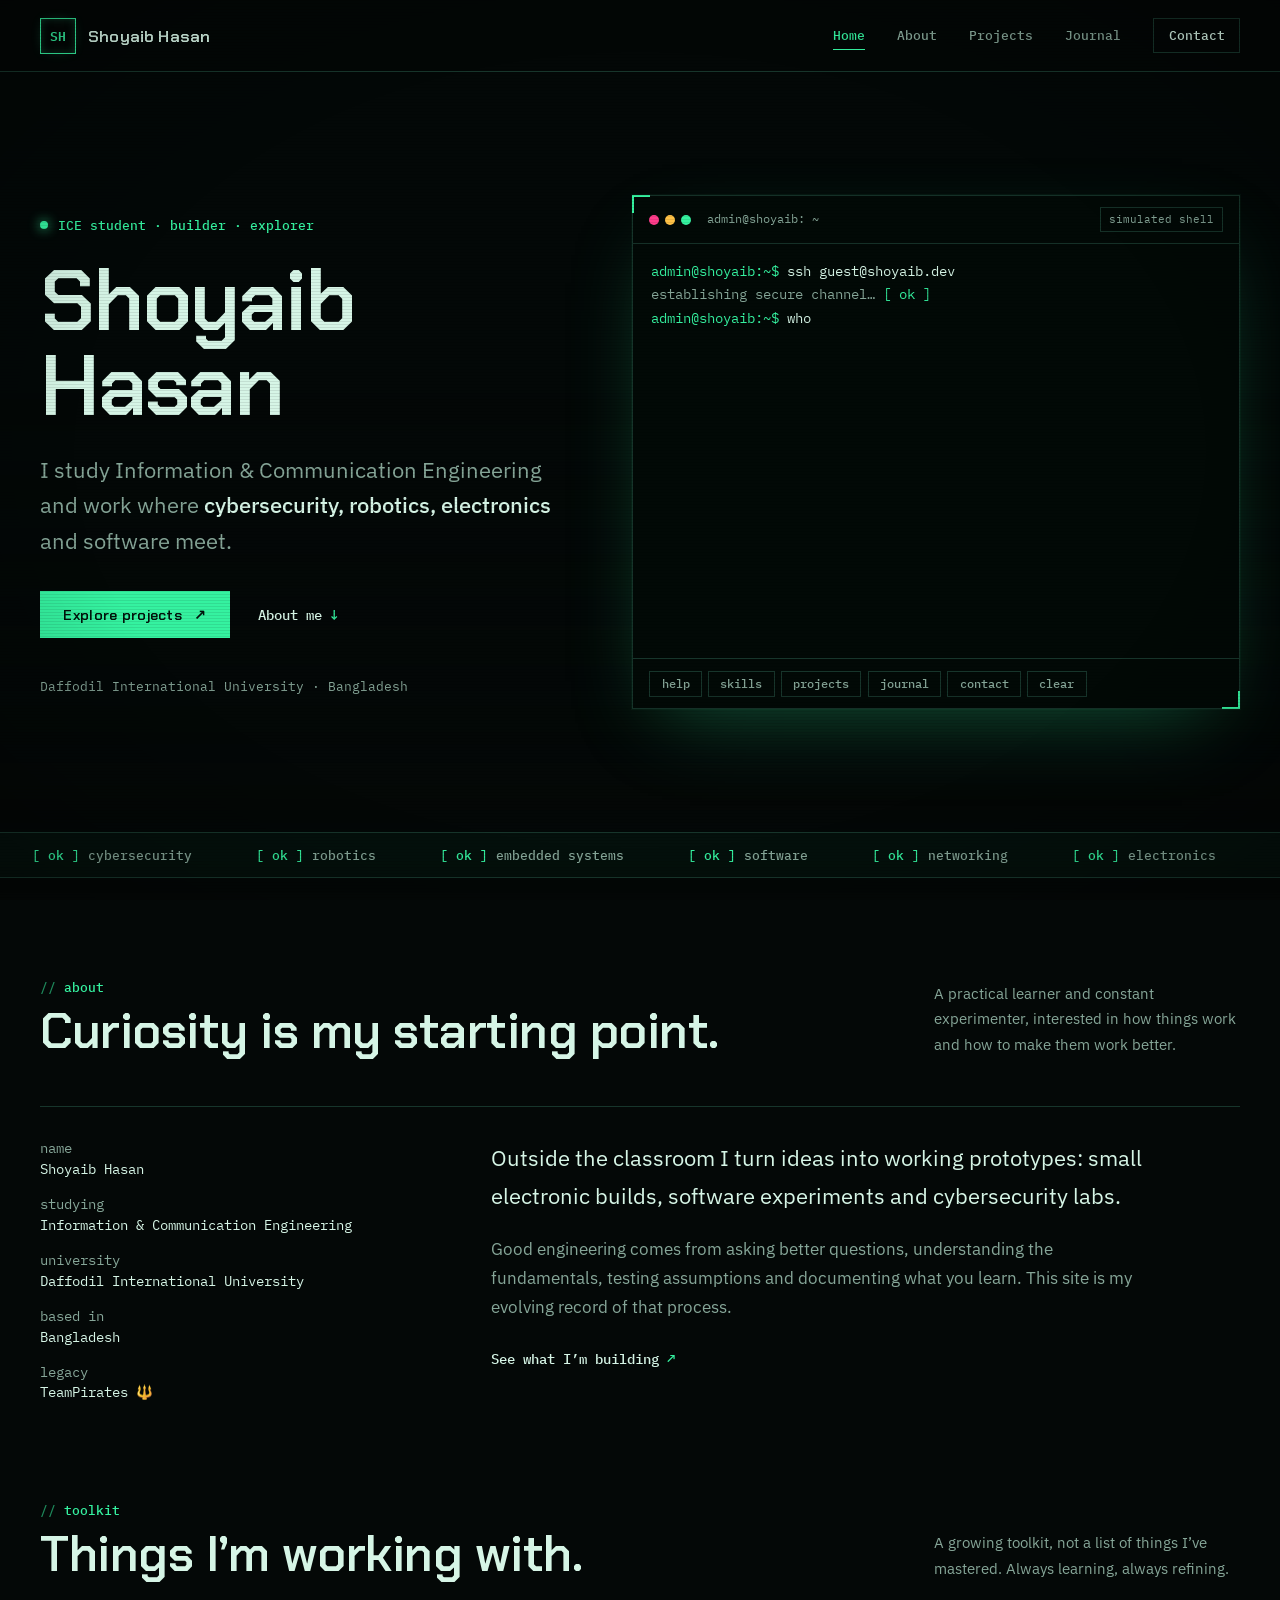
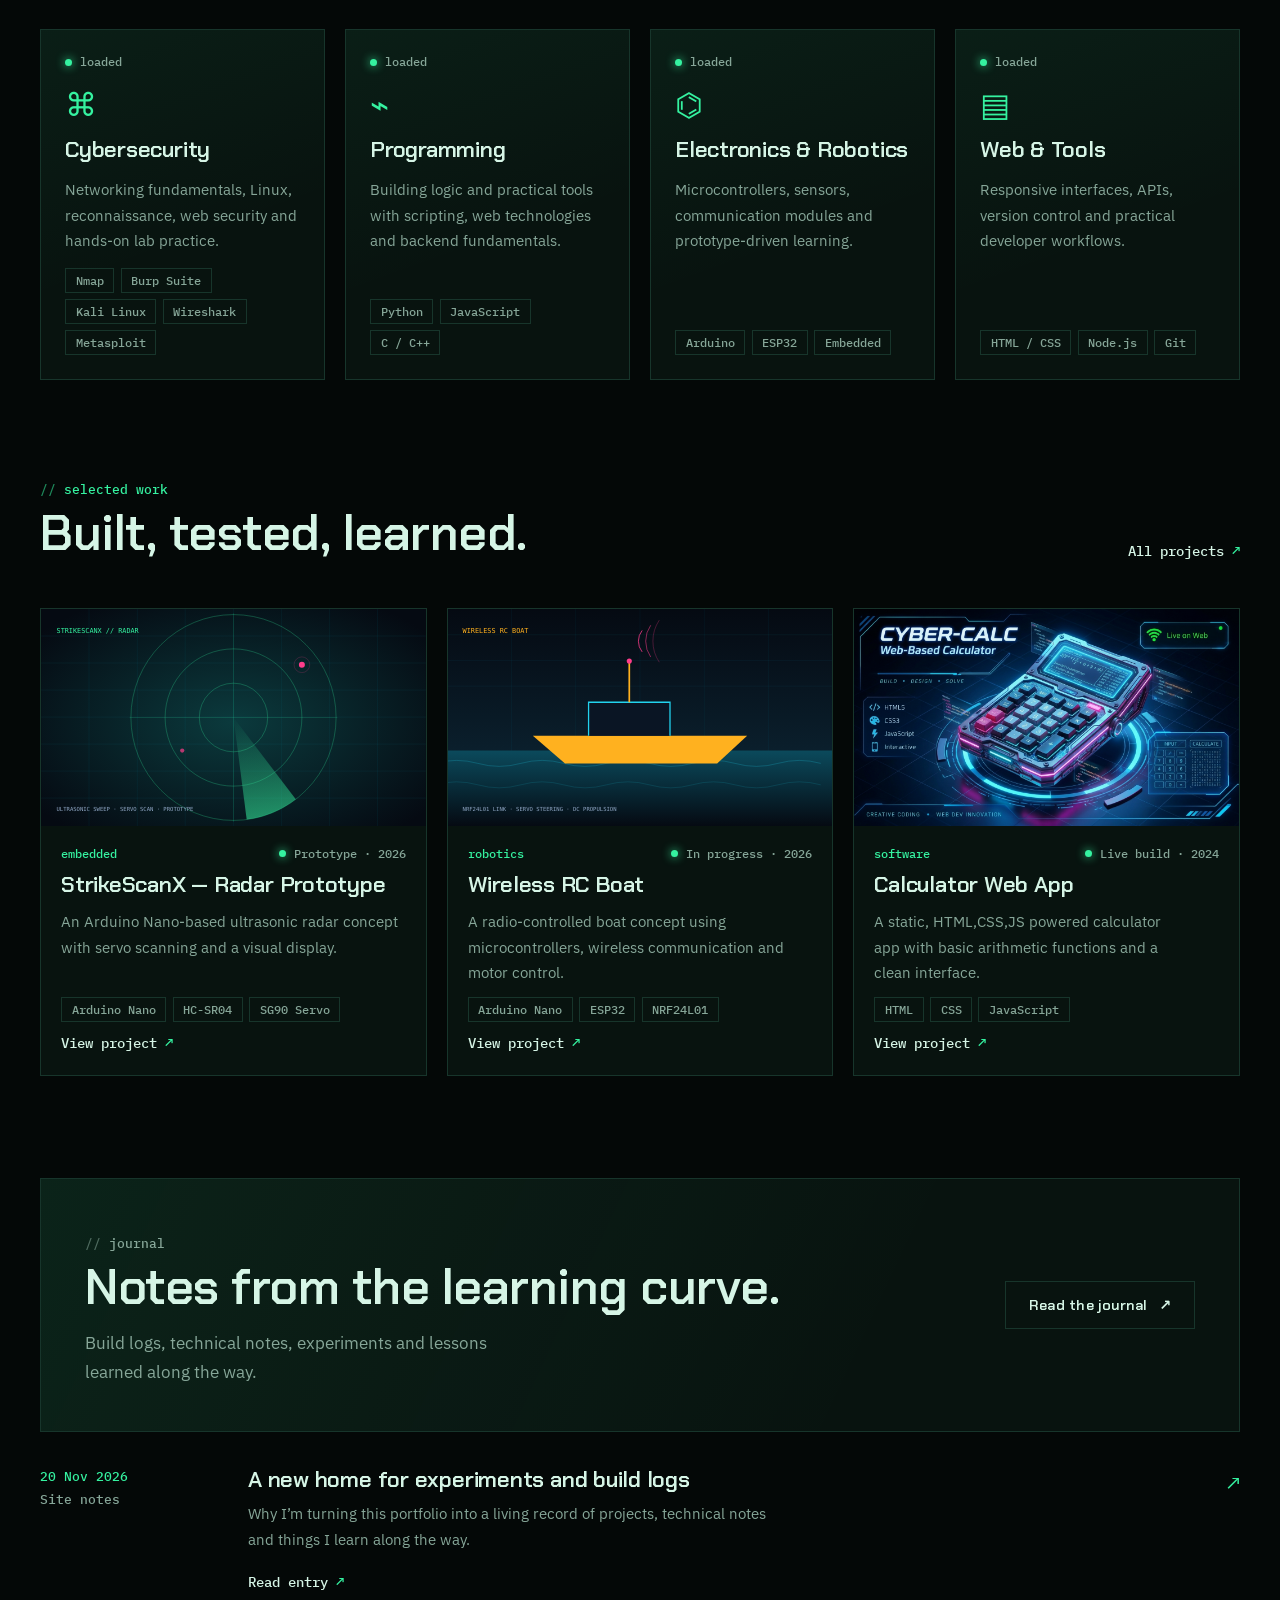
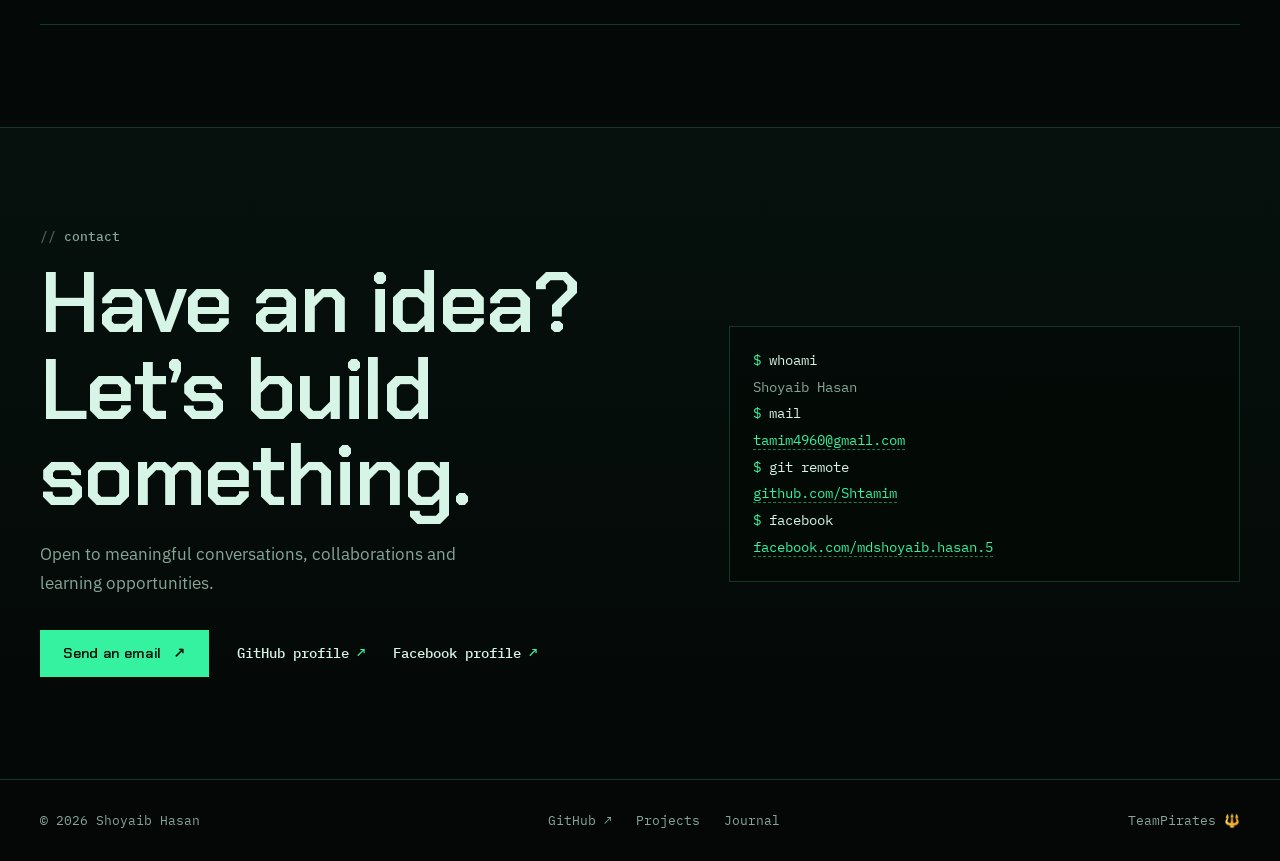
<file: index.html>
<!doctype html>
<html lang="en">
<head>
  <meta charset="utf-8">
  <meta name="viewport" content="width=device-width, initial-scale=1">
  <title>Shoyaib Hasan — Cybersecurity, robotics &amp; software</title>
  <meta name="description" content="Shoyaib Hasan — Information &amp; Communication Engineering student building at the intersection of cybersecurity, robotics, electronics and software.">
  <meta name="author" content="Shoyaib Hasan">
  <meta name="theme-color" content="#040807">
  <meta property="og:title" content="Shoyaib Hasan — Cybersecurity, robotics &amp; software">
  <meta property="og:description" content="ICE student, builder and explorer. Projects, build logs and lab notes.">
  <meta property="og:type" content="website">
  <link rel="icon" href="assets/images/favicon.svg" type="image/svg+xml">

  <link rel="preconnect" href="https://fonts.googleapis.com">
  <link rel="preconnect" href="https://fonts.gstatic.com" crossorigin>
  <link rel="stylesheet" href="https://fonts.googleapis.com/css2?family=Chakra+Petch:wght@500;600;700&family=IBM+Plex+Mono:wght@400;500&family=IBM+Plex+Sans:wght@400;500;600&display=swap">
  <link rel="stylesheet" href="assets/css/base.css">
  <link rel="stylesheet" href="assets/css/home.css">

  <script>document.documentElement.classList.add("js");</script>
  <script defer src="assets/js/data.js"></script>
  <script defer src="assets/js/main.js"></script>
  <script defer src="assets/js/fx.js"></script>
  <script defer src="assets/js/terminal.js"></script>

  <script type="application/ld+json">
  {
    "@context": "https://schema.org",
    "@type": "Person",
    "name": "Shoyaib Hasan",
    "url": "https://github.com/Shtamim",
    "jobTitle": "Information & Communication Engineering student",
    "alumniOf": "Daffodil International University",
    "knowsAbout": ["Cybersecurity", "Robotics", "Embedded systems", "Software development"]
  }
  </script>
</head>

<body data-theme="cyber" data-page="home" data-nav="home" data-fx="rain">
  <a class="skip-link" href="#main">Skip to content</a>
  <header class="site-header" id="site-header">
    <noscript><div class="wrap"><a class="brand" href="index.html"><span class="brand__mark">SH</span><span class="brand__name">Shoyaib Hasan</span></a></div></noscript>
  </header>

  <main id="main">
    <!-- ================= HERO: the terminal ================= -->
    <section class="hero wrap">
      <div class="hero__copy">
        <p class="status reveal" style="--i:0"><span class="status__dot"></span>ICE student · builder · explorer</p>
        <h1 class="glitch reveal" style="--i:1" data-text="Shoyaib&#10;Hasan">Shoyaib<br>Hasan</h1>
        <p class="hero__lead reveal" style="--i:2">
          I study Information &amp; Communication Engineering and work where
          <strong>cybersecurity, robotics, electronics</strong> and software meet.
        </p>
        <div class="hero__actions reveal" style="--i:3">
          <a class="btn btn--primary" href="projects.html">Explore projects <span aria-hidden="true">↗</span></a>
          <a class="link-arrow" href="#about">About me <span aria-hidden="true">↓</span></a>
        </div>
        <p class="hero__meta reveal" style="--i:4">Daffodil International University · Bangladesh</p>
      </div>

      <div class="hero__terminal reveal" style="--i:2">
        <div class="term" id="terminal">
          <div class="term__bar">
            <span class="term__dots" aria-hidden="true"><i></i><i></i><i></i></span>
            <span class="term__title">admin@shoyaib: ~</span>
            <span class="term__badge">simulated shell</span>
          </div>
          <div class="term__body">
            <div class="term__output" role="log" aria-live="polite"></div>
            <form class="term__form" autocomplete="off" hidden>
              <label class="term__prompt" for="term-input">admin@shoyaib:~$</label>
              <input class="term__input" id="term-input" type="text" spellcheck="false" autocapitalize="off" autocomplete="off" aria-label="Terminal command">
            </form>
          </div>
          <div class="term__chips" aria-label="Quick commands">
            <button type="button" data-cmd="help">help</button>
            <button type="button" data-cmd="skills">skills</button>
            <button type="button" data-cmd="projects">projects</button>
            <button type="button" data-cmd="journal">journal</button>
            <button type="button" data-cmd="contact">contact</button>
            <button type="button" data-cmd="clear">clear</button>
          </div>
        </div>
        <noscript><p class="hero__meta">The interactive terminal needs JavaScript. Use the menu above to browse the site.</p></noscript>
      </div>
    </section>

    <!-- ================= TICKER ================= -->
    <div class="ticker" aria-hidden="true">
      <div class="ticker__track">
        <span>cybersecurity</span><span>robotics</span><span>embedded systems</span><span>software</span>
        <span>networking</span><span>electronics</span><span>linux</span><span>prototyping</span>
        <span>cybersecurity</span><span>robotics</span><span>embedded systems</span><span>software</span>
        <span>networking</span><span>electronics</span><span>linux</span><span>prototyping</span>
      </div>
    </div>

    <!-- ================= ABOUT ================= -->
    <section class="section wrap" id="about">
      <div class="section__head">
        <div>
          <p class="kicker">about</p>
          <h2 class="section__title">Curiosity is my starting point.</h2>
        </div>
        <p class="section__aside">A practical learner and constant experimenter, interested in how things work and how to make them work better.</p>
      </div>
      <div class="about">
        <dl class="facts">
          <div><dt>name</dt><dd>Shoyaib Hasan</dd></div>
          <div><dt>studying</dt><dd>Information &amp; Communication Engineering</dd></div>
          <div><dt>university</dt><dd>Daffodil International University</dd></div>
          <div><dt>based in</dt><dd>Bangladesh</dd></div>
          <div><dt>legacy</dt><dd>TeamPirates 🔱</dd></div>
        </dl>
        <div>
          <p class="about__lead">
            Outside the classroom I turn ideas into working prototypes: small electronic builds,
            software experiments and cybersecurity labs.
          </p>
          <p class="about__text">
            Good engineering comes from asking better questions, understanding the fundamentals,
            testing assumptions and documenting what you learn. This site is my evolving record of that process.
          </p>
          <a class="link-arrow" href="projects.html">See what I’m building <span aria-hidden="true">↗</span></a>
        </div>
      </div>
    </section>

    <!-- ================= TOOLKIT ================= -->
    <section class="section section--tight-top wrap" id="stack">
      <div class="section__head">
        <div>
          <p class="kicker">toolkit</p>
          <h2 class="section__title">Things I’m working with.</h2>
        </div>
        <p class="section__aside">A growing toolkit, not a list of things I’ve mastered. Always learning, always refining.</p>
      </div>
      <div class="module-grid" id="skills-grid"></div>
    </section>

    <!-- ================= SELECTED WORK ================= -->
    <section class="section section--tight-top wrap">
      <div class="section__head">
        <div>
          <p class="kicker">selected work</p>
          <h2 class="section__title">Built, tested, learned.</h2>
        </div>
        <a class="link-arrow" href="projects.html">All projects <span aria-hidden="true">↗</span></a>
      </div>
      <div class="project-grid" id="featured-projects"></div>
    </section>

    <!-- ================= JOURNAL PREVIEW ================= -->
    <section class="section section--tight-top wrap">
      <div class="journal-band">
        <div>
          <p class="kicker">journal</p>
          <h2 class="section__title">Notes from the learning curve.</h2>
          <p>Build logs, technical notes, experiments and lessons learned along the way.</p>
        </div>
        <a class="btn btn--ghost" href="journal.html">Read the journal <span aria-hidden="true">↗</span></a>
      </div>
      <div class="latest-post" id="latest-post"></div>
    </section>

    <!-- ================= CONTACT ================= -->
    <section class="section contact" id="contact">
      <div class="wrap contact__inner">
        <div>
          <p class="kicker">contact</p>
          <h2>Have an idea? Let’s build something.</h2>
          <p>Open to meaningful conversations, collaborations and learning opportunities.</p>
          <div class="contact__actions">
            <a class="btn btn--primary" id="contact-mail" href="mailto:tamim4960@gmail.com">Send an email <span aria-hidden="true">↗</span></a>
            <a class="link-arrow" data-github href="https://github.com/Shtamim" target="_blank" rel="noreferrer">GitHub profile <span aria-hidden="true">↗</span></a>
            <a class="link-arrow" href="https://www.facebook.com/mdshoyaib.hasan.5" target="_blank" rel="noopener noreferrer">Facebook profile <span aria-hidden="true">↗</span></a>
          </div>
        </div>
        <div class="contact__card" aria-label="Contact details">
          <div><span class="t-prompt">$</span>whoami</div>
          <div class="t-dim">Shoyaib Hasan</div>
          <div><span class="t-prompt">$</span>mail</div>
          <div><a id="contact-mail-text" href="mailto:tamim4960@gmail.com">tamim4960@gmail.com</a></div>
          <div><span class="t-prompt">$</span>git remote</div>
          <div><a data-github href="https://github.com/Shtamim" target="_blank" rel="noreferrer">github.com/Shtamim</a></div>
          <div><span class="t-prompt">$</span>facebook</div>
          <div><a href="https://www.facebook.com/mdshoyaib.hasan.5" target="_blank" rel="noopener noreferrer">facebook.com/mdshoyaib.hasan.5</a></div>
        </div>
      </div>
    </section>
  </main>

  <footer class="site-footer" id="site-footer"></footer>
</body>
</html>
</file>
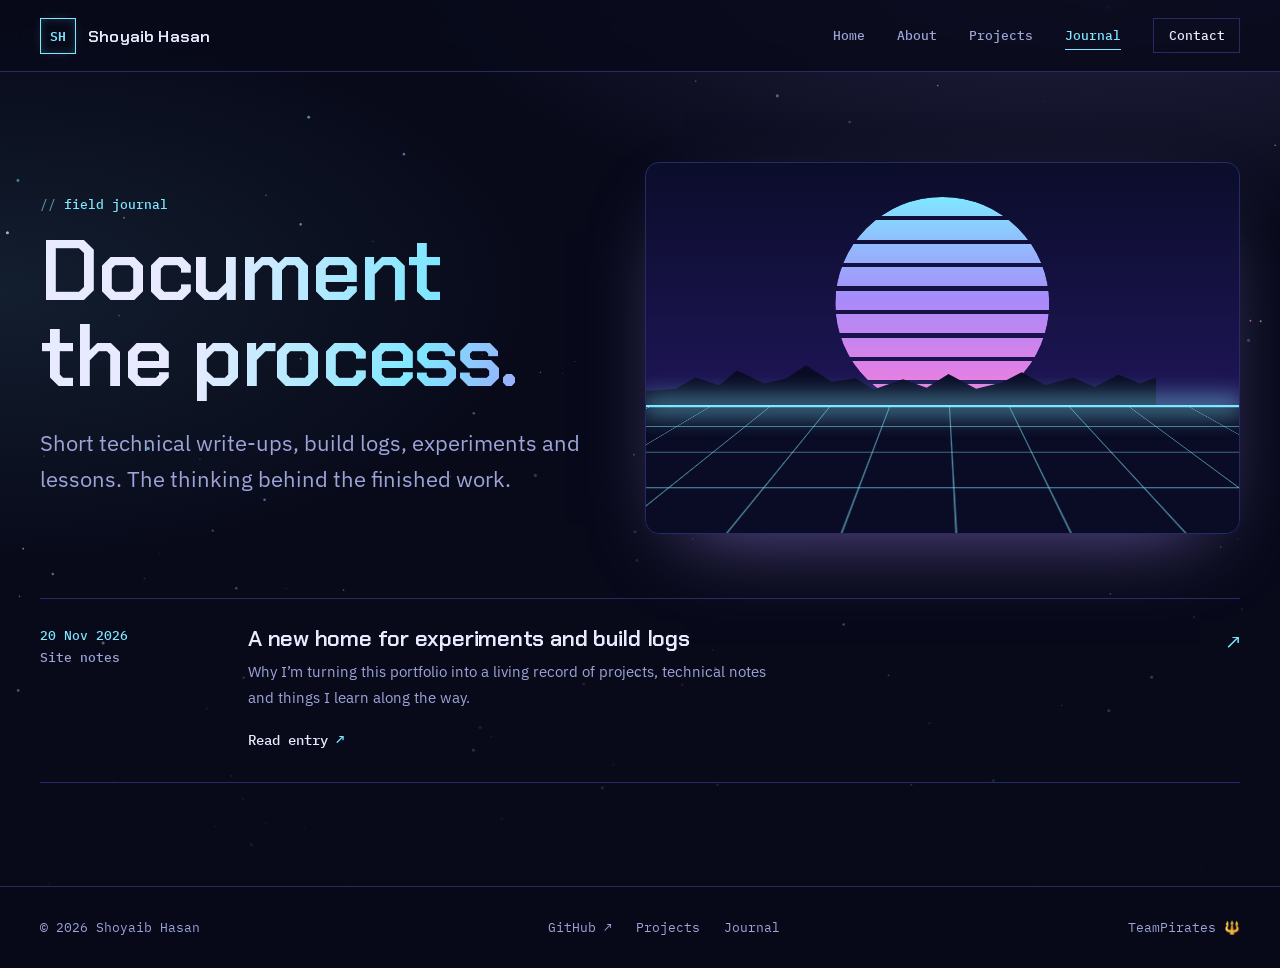
<file: journal.html>
<!doctype html>
<html lang="en">
<head>
  <meta charset="utf-8">
  <meta name="viewport" content="width=device-width, initial-scale=1">
  <title>Journal — Shoyaib Hasan</title>
  <meta name="description" content="Technical notes, build logs and lessons from Shoyaib Hasan.">
  <meta name="author" content="Shoyaib Hasan">
  <meta name="theme-color" content="#080a1a">
  <link rel="icon" href="assets/images/favicon.svg" type="image/svg+xml">

  <link rel="preconnect" href="https://fonts.googleapis.com">
  <link rel="preconnect" href="https://fonts.gstatic.com" crossorigin>
  <link rel="stylesheet" href="https://fonts.googleapis.com/css2?family=Chakra+Petch:wght@500;600;700&family=IBM+Plex+Mono:wght@400;500&family=IBM+Plex+Sans:wght@400;500;600&display=swap">
  <link rel="stylesheet" href="assets/css/base.css">
  <link rel="stylesheet" href="assets/css/journal.css">

  <script>document.documentElement.classList.add("js");</script>
  <script defer src="assets/js/data.js"></script>
  <script defer src="assets/js/main.js"></script>
  <script defer src="assets/js/fx.js"></script>
</head>

<body data-theme="cool" data-page="journal" data-nav="journal" data-fx="stars">
  <a class="skip-link" href="#main">Skip to content</a>
  <header class="site-header" id="site-header">
    <noscript><div class="wrap"><a class="brand" href="index.html"><span class="brand__mark">SH</span><span class="brand__name">Shoyaib Hasan</span></a></div></noscript>
  </header>

  <main id="main">
    <!-- ================= HERO ================= -->
    <section class="journal-hero wrap">
      <div class="journal-hero__copy">
        <p class="kicker reveal" style="--i:0">field journal</p>
        <h1 class="reveal" style="--i:1">Document the process.</h1>
        <p class="journal-hero__lead reveal" style="--i:2">
          Short technical write-ups, build logs, experiments and lessons.
          The thinking behind the finished work.
        </p>
      </div>

      <!-- Synthwave scene: pure CSS + one SVG skyline -->
      <div class="scene reveal" style="--i:2" aria-hidden="true">
        <div class="scene__sun"></div>
        <svg class="scene__skyline" viewBox="0 0 600 120" preserveAspectRatio="none">
          <path d="M0 120V84l30-6 20-26 24 18 18-34 28 30 22-12 20-30 26 38 24-8 18 26 30-24 24 20 22-32 28 34 26-14 20-24 24 30 28-18 22 22 24-28 22 20 16-14V120Z"/>
        </svg>
        <div class="scene__floor"></div>
      </div>
    </section>

    <!-- ================= POSTS ================= -->
    <section class="section section--tight-top wrap">
      <div class="journal-list" id="all-posts"></div>
    </section>
  </main>

  <footer class="site-footer" id="site-footer"></footer>
</body>
</html>
</file>
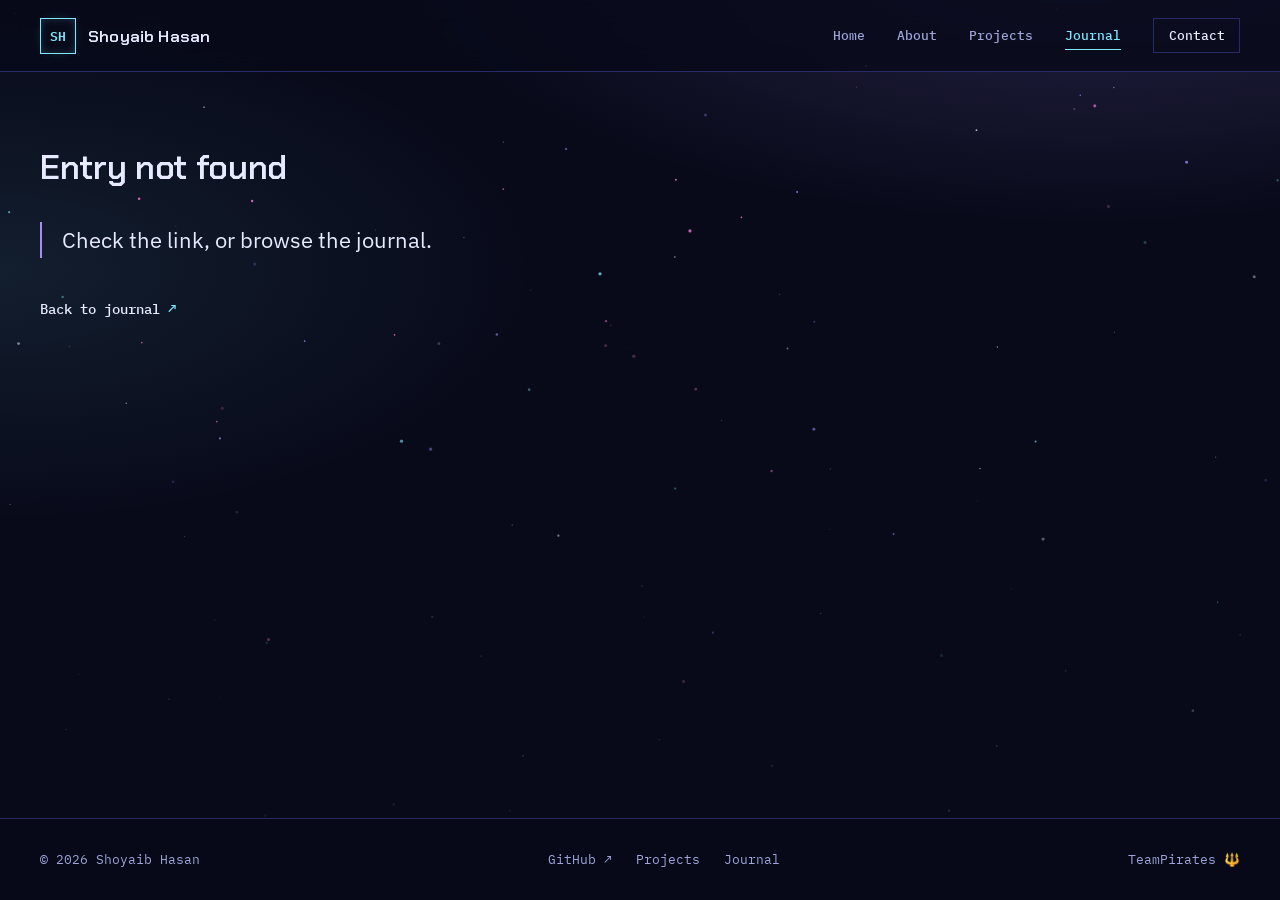
<file: post.html>
<!doctype html>
<html lang="en">
<head>
  <meta charset="utf-8">
  <meta name="viewport" content="width=device-width, initial-scale=1">
  <title>Journal — Shoyaib Hasan</title>
  <meta name="author" content="Shoyaib Hasan">
  <meta name="theme-color" content="#080a1a">
  <link rel="icon" href="assets/images/favicon.svg" type="image/svg+xml">

  <link rel="preconnect" href="https://fonts.googleapis.com">
  <link rel="preconnect" href="https://fonts.gstatic.com" crossorigin>
  <link rel="stylesheet" href="https://fonts.googleapis.com/css2?family=Chakra+Petch:wght@500;600;700&family=IBM+Plex+Mono:wght@400;500&family=IBM+Plex+Sans:wght@400;500;600&display=swap">
  <link rel="stylesheet" href="assets/css/base.css">
  <link rel="stylesheet" href="assets/css/journal.css">

  <script>document.documentElement.classList.add("js");</script>
  <script defer src="assets/js/data.js"></script>
  <script defer src="assets/js/main.js"></script>
  <script defer src="assets/js/fx.js"></script>
</head>

<body data-theme="cool" data-page="post" data-nav="journal" data-fx="stars">
  <a class="skip-link" href="#main">Skip to content</a>
  <div class="read-progress" id="read-progress" aria-hidden="true"></div>
  <header class="site-header" id="site-header">
    <noscript><div class="wrap"><a class="brand" href="index.html"><span class="brand__mark">SH</span><span class="brand__name">Shoyaib Hasan</span></a></div></noscript>
  </header>

  <main id="main">
    <div class="wrap detail" id="post-detail"></div>
  </main>

  <footer class="site-footer" id="site-footer"></footer>
</body>
</html>
</file>
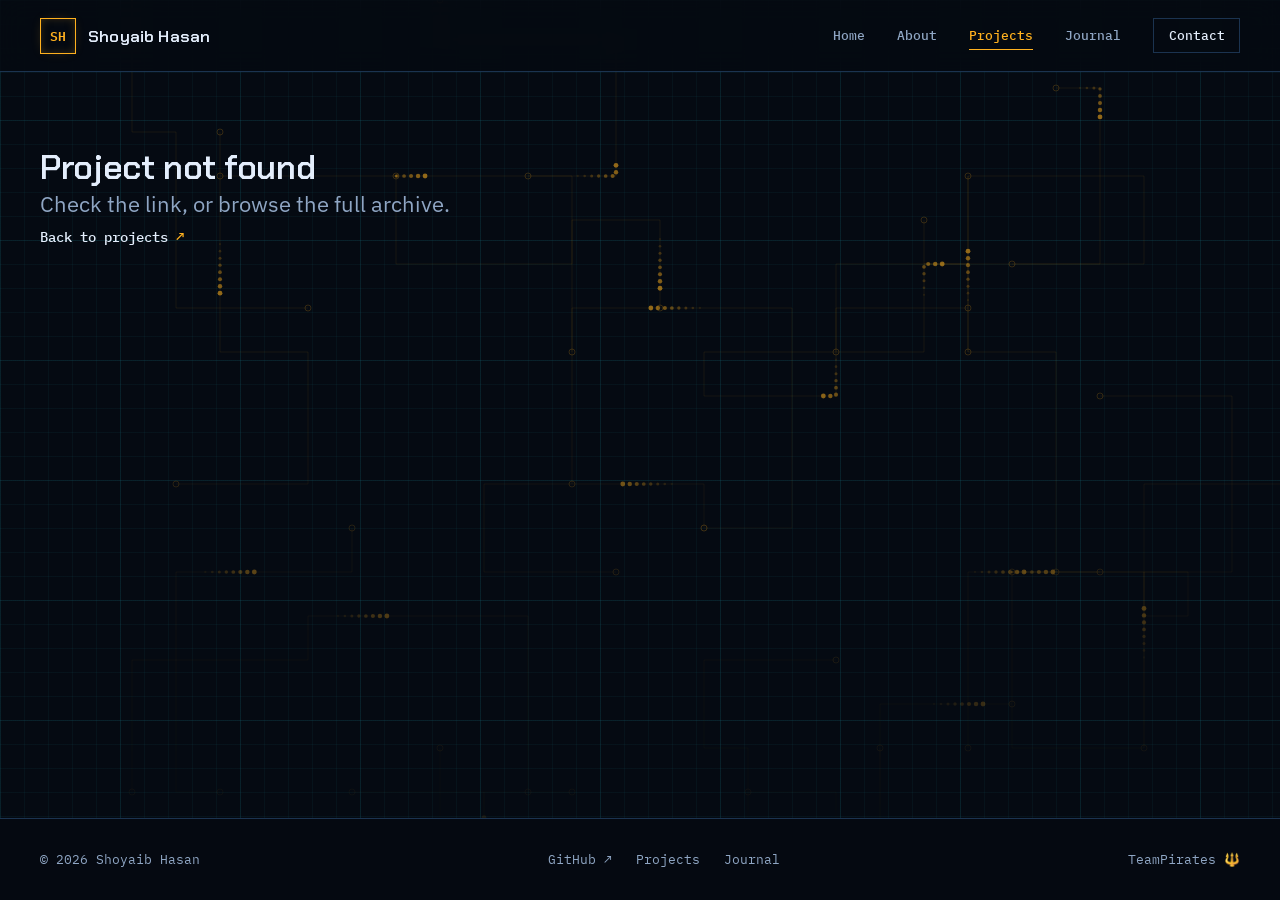
<file: project.html>
<!doctype html>
<html lang="en">
<head>
  <meta charset="utf-8">
  <meta name="viewport" content="width=device-width, initial-scale=1">
  <title>Project — Shoyaib Hasan</title>
  <meta name="author" content="Shoyaib Hasan">
  <meta name="theme-color" content="#050a12">
  <link rel="icon" href="assets/images/favicon.svg" type="image/svg+xml">

  <link rel="preconnect" href="https://fonts.googleapis.com">
  <link rel="preconnect" href="https://fonts.gstatic.com" crossorigin>
  <link rel="stylesheet" href="https://fonts.googleapis.com/css2?family=Chakra+Petch:wght@500;600;700&family=IBM+Plex+Mono:wght@400;500&family=IBM+Plex+Sans:wght@400;500;600&display=swap">
  <link rel="stylesheet" href="assets/css/base.css">
  <link rel="stylesheet" href="assets/css/projects.css">

  <script>document.documentElement.classList.add("js");</script>
  <script defer src="assets/js/data.js"></script>
  <script defer src="assets/js/main.js"></script>
  <script defer src="assets/js/fx.js"></script>
</head>

<body data-theme="robotics" data-page="project" data-nav="projects" data-fx="circuit">
  <a class="skip-link" href="#main">Skip to content</a>
  <header class="site-header" id="site-header">
    <noscript><div class="wrap"><a class="brand" href="index.html"><span class="brand__mark">SH</span><span class="brand__name">Shoyaib Hasan</span></a></div></noscript>
  </header>

  <main id="main">
    <div class="wrap detail" id="project-detail"></div>
  </main>

  <footer class="site-footer" id="site-footer"></footer>
</body>
</html>
</file>
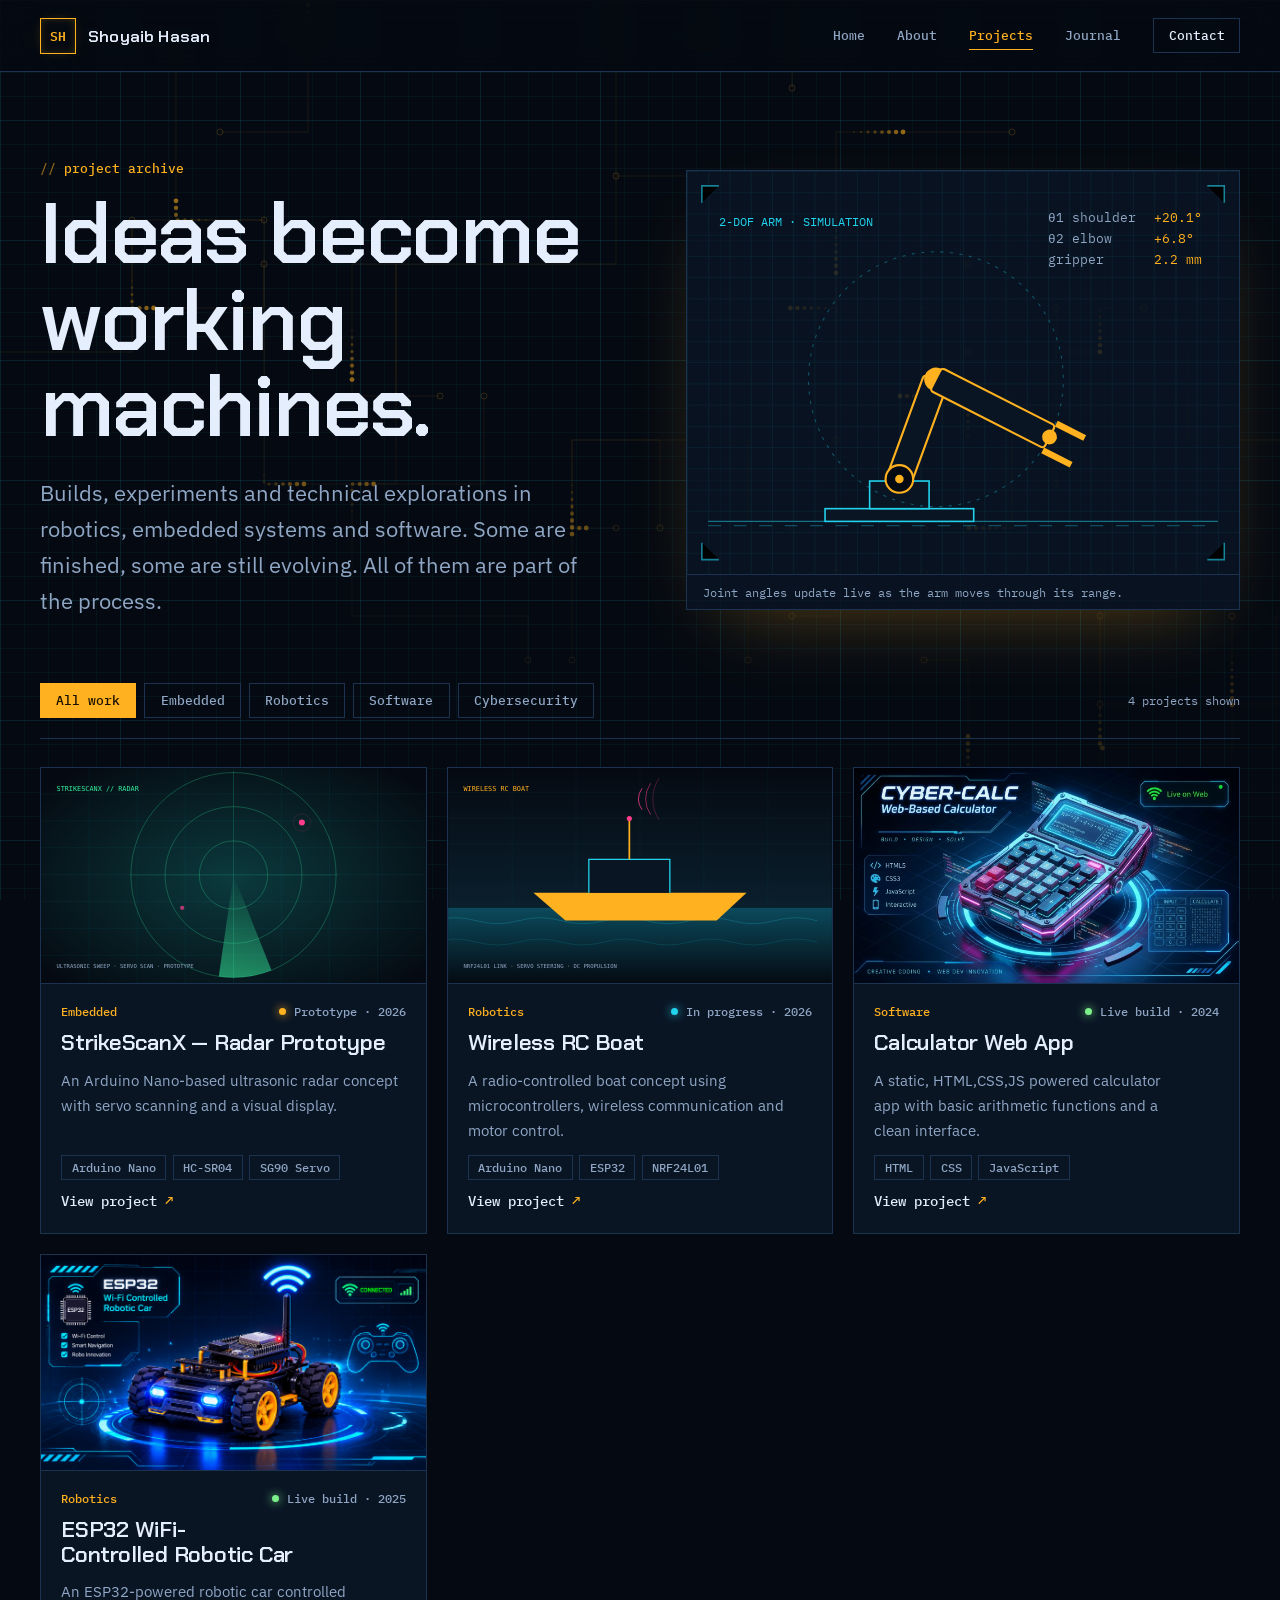
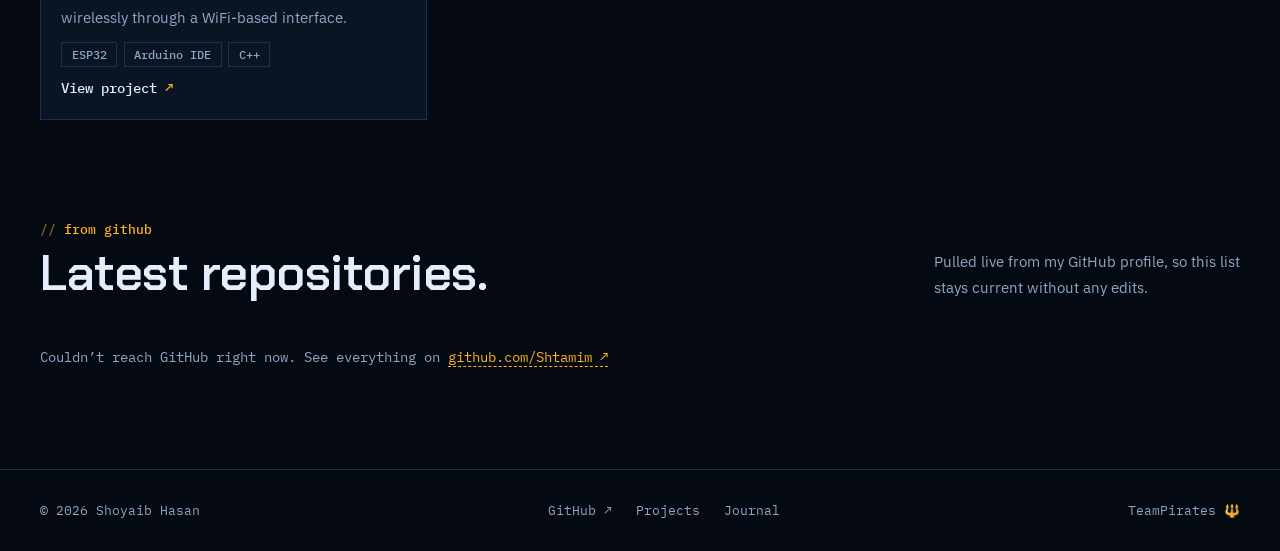
<file: projects.html>
<!doctype html>
<html lang="en">
<head>
  <meta charset="utf-8">
  <meta name="viewport" content="width=device-width, initial-scale=1">
  <title>Projects — Shoyaib Hasan</title>
  <meta name="description" content="Robotics, embedded and software projects built by Shoyaib Hasan.">
  <meta name="author" content="Shoyaib Hasan">
  <meta name="theme-color" content="#050a12">
  <link rel="icon" href="assets/images/favicon.svg" type="image/svg+xml">

  <link rel="preconnect" href="https://fonts.googleapis.com">
  <link rel="preconnect" href="https://fonts.gstatic.com" crossorigin>
  <link rel="stylesheet" href="https://fonts.googleapis.com/css2?family=Chakra+Petch:wght@500;600;700&family=IBM+Plex+Mono:wght@400;500&family=IBM+Plex+Sans:wght@400;500;600&display=swap">
  <link rel="stylesheet" href="assets/css/base.css">
  <link rel="stylesheet" href="assets/css/projects.css">

  <script>document.documentElement.classList.add("js");</script>
  <script defer src="assets/js/data.js"></script>
  <script defer src="assets/js/main.js"></script>
  <script defer src="assets/js/fx.js"></script>
</head>

<body data-theme="robotics" data-page="projects" data-nav="projects" data-fx="circuit">
  <a class="skip-link" href="#main">Skip to content</a>
  <header class="site-header" id="site-header">
    <noscript><div class="wrap"><a class="brand" href="index.html"><span class="brand__mark">SH</span><span class="brand__name">Shoyaib Hasan</span></a></div></noscript>
  </header>

  <main id="main">
    <!-- ================= HERO ================= -->
    <section class="page-hero wrap">
      <div class="page-hero__copy">
        <p class="kicker reveal" style="--i:0">project archive</p>
        <h1 class="reveal" style="--i:1">Ideas become working machines.</h1>
        <p class="page-hero__lead reveal" style="--i:2">
          Builds, experiments and technical explorations in robotics, embedded systems and software.
          Some are finished, some are still evolving. All of them are part of the process.
        </p>
      </div>

      <!-- Two-link robot arm, animated live by fx.js -->
      <figure class="blueprint reveal" style="--i:2">
        <svg id="arm" viewBox="0 0 520 380" role="img" aria-label="Animated blueprint of a two-joint robot arm moving through its range of motion">
          <defs>
            <pattern id="bp-grid" width="20" height="20" patternUnits="userSpaceOnUse">
              <path d="M20 0H0V20" fill="none" stroke="var(--accent-2)" stroke-opacity=".12"/>
            </pattern>
          </defs>
          <rect width="520" height="380" fill="url(#bp-grid)"/>

          <!-- corner crosshairs -->
          <g stroke="var(--accent-2)" stroke-opacity=".6" stroke-width="1.5">
            <path d="M14 30V14H30M490 14H506V30M14 350V366H30M490 366H506V350"/>
          </g>

          <!-- floor + base -->
          <path d="M20 330H500" stroke="var(--accent-2)" stroke-opacity=".5"/>
          <path d="M20 334h12M44 334h12M68 334h12M92 334h12M116 334h12M140 334h12M164 334h12M188 334h12M212 334h12M236 334h12M260 334h12M284 334h12M308 334h12M332 334h12M356 334h12M380 334h12M404 334h12M428 334h12M452 334h12M476 334h12" stroke="var(--accent-2)" stroke-opacity=".3"/>
          <g fill="#0a1524" stroke="var(--accent-2)" stroke-width="1.5">
            <rect x="130" y="318" width="140" height="12"/>
            <rect x="172" y="292" width="56" height="26"/>
          </g>

          <!-- shoulder → upper arm → elbow → forearm → gripper (nested so joints inherit rotation) -->
          <g id="arm-upper" fill="#0a1524" stroke="var(--accent)" stroke-width="2">
            <rect x="188" y="190" width="24" height="100" rx="3"/>
            <circle cx="200" cy="190" r="11" fill="var(--accent)" stroke="none"/>
            <g id="arm-fore">
              <circle cx="200" cy="190" r="120" fill="none" stroke="var(--accent-2)" stroke-opacity=".35" stroke-dasharray="3 6" stroke-width="1"/>
              <rect x="200" y="178" width="120" height="24" rx="3"/>
              <circle cx="320" cy="190" r="7" fill="var(--accent)" stroke="none"/>
              <g fill="var(--accent)" stroke="none">
                <rect id="grip-a" x="320" y="174" width="30" height="6"/>
                <rect id="grip-b" x="320" y="200" width="30" height="6"/>
              </g>
            </g>
          </g>
          <circle cx="200" cy="290" r="13" fill="var(--bg)" stroke="var(--accent)" stroke-width="2"/>
          <circle cx="200" cy="290" r="4" fill="var(--accent)"/>

          <!-- live joint read-out -->
          <g font-family="IBM Plex Mono, monospace" font-size="12" fill="var(--text-dim)">
            <text x="340" y="48">θ1 shoulder</text><text id="read-a1" x="440" y="48" fill="var(--accent)">+0.0°</text>
            <text x="340" y="68">θ2 elbow</text><text id="read-a2" x="440" y="68" fill="var(--accent)">+0.0°</text>
            <text x="340" y="88">gripper</text><text id="read-g" x="440" y="88" fill="var(--accent)">0.0 mm</text>
          </g>
          <text x="30" y="52" font-family="IBM Plex Mono, monospace" font-size="11" fill="var(--accent-2)">2-DOF ARM · SIMULATION</text>
        </svg>
        <figcaption>Joint angles update live as the arm moves through its range.</figcaption>
      </figure>
    </section>

    <!-- ================= ARCHIVE ================= -->
    <section class="section section--tight-top wrap">
      <div class="toolbar">
        <div class="filters" id="project-filters" role="group" aria-label="Filter projects by category">
          <button class="filter" type="button" data-filter="all" aria-pressed="true">All work</button>
          <button class="filter" type="button" data-filter="embedded" aria-pressed="false">Embedded</button>
          <button class="filter" type="button" data-filter="robotics" aria-pressed="false">Robotics</button>
          <button class="filter" type="button" data-filter="software" aria-pressed="false">Software</button>
          <button class="filter" type="button" data-filter="security" aria-pressed="false">Cybersecurity</button>
        </div>
        <p class="toolbar__count" id="project-count" aria-live="polite"></p>
      </div>
      <div class="project-grid" id="all-projects"></div>
    </section>

    <!-- ================= LIVE GITHUB FEED ================= -->
    <section class="section section--tight-top wrap">
      <div class="section__head">
        <div>
          <p class="kicker">from github</p>
          <h2 class="section__title">Latest repositories.</h2>
        </div>
        <p class="section__aside">Pulled live from my GitHub profile, so this list stays current without any edits.</p>
      </div>
      <div class="feed" id="github-feed"><p class="feed__note">Loading repositories…</p></div>
    </section>
  </main>

  <footer class="site-footer" id="site-footer"></footer>
</body>
</html>
</file>
<file: assets/css/base.css>
/* ==========================================================================
   BASE STYLES — Shoyaib Hasan
   Shared by every page: design tokens, three page themes, reset, layout,
   header, footer, buttons, tags and card primitives.

   Page themes (set with <body data-theme="...">):
     cyber     → home page      (cybersecurity / terminal)
     robotics  → projects pages (robotics / innovation)
     cool      → journal pages  (calm neon / synthwave)
   ========================================================================== */

/* ---------- 1. Design tokens ---------- */
:root {
  /* Typefaces: one display face, one text superfamily (Sans + Mono) */
  --font-display: "Chakra Petch", "Segoe UI", system-ui, sans-serif;
  --font-body: "IBM Plex Sans", system-ui, -apple-system, "Segoe UI", sans-serif;
  --font-mono: "IBM Plex Mono", ui-monospace, "SFMono-Regular", Menlo, Consolas, monospace;

  /* Fluid type scale (≈ 1.25 ratio) */
  --step--1: clamp(0.78rem, 0.76rem + 0.1vw, 0.85rem);
  --step-0: clamp(1rem, 0.96rem + 0.2vw, 1.0625rem);
  --step-1: clamp(1.2rem, 1.1rem + 0.5vw, 1.4rem);
  --step-2: clamp(1.5rem, 1.3rem + 1vw, 2rem);
  --step-3: clamp(2rem, 1.6rem + 2vw, 3.1rem);
  --step-4: clamp(2.8rem, 1.9rem + 4.4vw, 5.6rem);

  /* Spacing + layout */
  --max: 1200px;
  --gutter: clamp(1.25rem, 4vw, 2.5rem);
  --header-h: 72px;
  --measure: 66ch; /* comfortable line length for reading text */

  --ease-out: cubic-bezier(0.2, 0.7, 0.2, 1);
}

/* ---------- 2. Page themes ---------- */
body[data-theme="cyber"] {
  --bg: #040807;
  --bg-rgb: 4, 8, 7;
  --surface: #08130f;
  --line: #17352b;
  --text: #d6f5e6;
  --text-dim: #86a698;
  --accent: #35f2a0;
  --accent-rgb: 53, 242, 160;
  --accent-2: #ff3d8b; /* alert magenta */
  --accent-3: #ffc247; /* warning amber */
  --ink: #02140c;
  --glow: rgba(53, 242, 160, 0.45);
}

body[data-theme="robotics"] {
  --bg: #050a12;
  --bg-rgb: 5, 10, 18;
  --surface: #0a1524;
  --line: #1b3350;
  --text: #e4eefc;
  --text-dim: #8fa6c4;
  --accent: #ffb11f; /* safety amber */
  --accent-rgb: 255, 177, 31;
  --accent-2: #22d3ee; /* blueprint cyan */
  --accent-3: #7cf08a;
  --ink: #1a1000;
  --glow: rgba(255, 177, 31, 0.4);
  --grid: rgba(34, 211, 238, 0.07);
}

body[data-theme="cool"] {
  --bg: #080a1a;
  --bg-rgb: 8, 10, 26;
  --surface: #0f1230;
  --line: #262b66;
  --text: #e8ebff;
  --text-dim: #9ea4d8;
  --accent: #7fe7ff; /* ice */
  --accent-rgb: 127, 231, 255;
  --accent-2: #a78bfa; /* violet */
  --accent-3: #ff7ad9; /* sunset pink */
  --ink: #04101a;
  --glow: rgba(127, 231, 255, 0.4);
}

/* ---------- 3. Reset + base typography ---------- */
*,
*::before,
*::after { box-sizing: border-box; }

html {
  scroll-behavior: smooth;
  scroll-padding-top: calc(var(--header-h) + 16px);
  -webkit-text-size-adjust: 100%;
}

body {
  margin: 0;
  min-height: 100vh;
  display: flex;
  flex-direction: column;
  background: var(--bg);
  color: var(--text);
  font: 400 var(--step-0) / 1.7 var(--font-body);
  overflow-x: hidden;
  position: relative;
}

main { flex: 1; position: relative; z-index: 1; }

img, svg, canvas { display: block; max-width: 100%; }
a { color: inherit; text-decoration: none; }
h1, h2, h3, p, dl, dd, figure { margin: 0; }
ul { margin: 0; padding: 0; list-style: none; }
button { font: inherit; color: inherit; }

h1, h2, h3 {
  font-family: var(--font-display);
  font-weight: 600;
  line-height: 1.1;
  letter-spacing: -0.01em;
  text-wrap: balance;
}
p { text-wrap: pretty; }
[hidden] { display: none !important; }

:focus-visible { outline: 2px solid var(--accent); outline-offset: 3px; }
::selection { background: var(--accent); color: var(--ink); }

.skip-link {
  position: absolute;
  left: 1rem;
  top: -4rem;
  z-index: 100;
  padding: 0.6rem 1rem;
  background: var(--accent);
  color: var(--ink);
  font-weight: 600;
}
.skip-link:focus { top: 1rem; }

/* ---------- 4. Layout helpers ---------- */
.wrap { width: min(var(--max), 100% - 2 * var(--gutter)); margin-inline: auto; }

.section { padding-block: clamp(4rem, 8vw, 7rem); }
.section--tight-top { padding-top: 0; }

.section__head {
  display: flex;
  align-items: flex-end;
  justify-content: space-between;
  gap: 2rem;
  margin-bottom: clamp(1.75rem, 4vw, 3rem);
}
.section__title { font-size: var(--step-3); margin-top: 0.6rem; }
.section__aside { max-width: 34ch; color: var(--text-dim); font-size: 0.95rem; }

/* Small mono label in the page's accent colour: "// about" */
.kicker {
  font: 500 var(--step--1) / 1 var(--font-mono);
  color: var(--accent);
}
.kicker::before { content: "// "; opacity: 0.55; }

/* ---------- 5. Header ---------- */
.site-header {
  position: sticky;
  top: 0;
  z-index: 50;
  height: var(--header-h);
  display: flex;
  align-items: center;
  border-bottom: 1px solid var(--line);
  background: color-mix(in srgb, var(--bg) 82%, transparent);
  backdrop-filter: blur(14px);
  -webkit-backdrop-filter: blur(14px);
}
.site-header__inner {
  display: flex;
  align-items: center;
  justify-content: space-between;
  gap: 1.5rem;
}

.brand { display: inline-flex; align-items: center; gap: 0.75rem; }
.brand__mark {
  width: 36px;
  height: 36px;
  display: grid;
  place-items: center;
  border: 1px solid var(--accent);
  color: var(--accent);
  font: 600 0.8rem var(--font-mono);
  box-shadow: inset 0 0 12px -4px var(--glow), 0 0 14px -6px var(--glow);
  transition: background 0.25s, color 0.25s;
}
.brand:hover .brand__mark { background: var(--accent); color: var(--ink); }
.brand__name { font: 600 1.05rem var(--font-display); letter-spacing: 0.01em; }
.brand__name small { color: var(--text-dim); font: 400 0.8rem var(--font-mono); margin-left: 0.35rem; }

.site-nav { display: flex; align-items: center; gap: clamp(1rem, 2.5vw, 2rem); }
.site-nav a {
  position: relative;
  font: 500 0.8125rem var(--font-mono);
  color: var(--text-dim);
  padding-block: 0.4rem;
  transition: color 0.2s;
}
.site-nav a:not(.site-nav__cta)::after {
  content: "";
  position: absolute;
  left: 0;
  bottom: 0;
  width: 100%;
  height: 1px;
  background: var(--accent);
  transform: scaleX(0);
  transform-origin: left;
  transition: transform 0.3s var(--ease-out);
}
.site-nav a:hover { color: var(--text); }
.site-nav a:hover::after,
.site-nav a[aria-current="page"]::after { transform: scaleX(1); }
.site-nav a[aria-current="page"] { color: var(--accent); }

.site-nav__cta {
  border: 1px solid var(--line);
  padding: 0.5rem 0.9rem !important;
  color: var(--text) !important;
  transition: border-color 0.2s, box-shadow 0.2s;
}
.site-nav__cta:hover { border-color: var(--accent); box-shadow: 0 0 18px -6px var(--glow); }

.menu-toggle {
  display: none;
  width: 44px;
  height: 44px;
  background: none;
  border: 1px solid var(--line);
  cursor: pointer;
  position: relative;
}
.menu-toggle i {
  position: absolute;
  left: 11px;
  width: 20px;
  height: 1.5px;
  background: var(--accent);
  transition: transform 0.3s var(--ease-out), top 0.3s var(--ease-out);
}
.menu-toggle i:first-child { top: 17px; }
.menu-toggle i:last-child { top: 25px; }
.menu-toggle[aria-expanded="true"] i:first-child { top: 21px; transform: rotate(45deg); }
.menu-toggle[aria-expanded="true"] i:last-child { top: 21px; transform: rotate(-45deg); }

/* ---------- 6. Buttons + links ---------- */
.btn {
  display: inline-flex;
  align-items: center;
  gap: 0.75rem;
  padding: 0.85rem 1.4rem;
  border: 1px solid var(--accent);
  font: 600 0.9rem var(--font-display);
  letter-spacing: 0.02em;
  cursor: pointer;
  transition: transform 0.2s var(--ease-out), box-shadow 0.25s, background 0.25s, color 0.25s;
}
.btn--primary { background: var(--accent); color: var(--ink); }
.btn--primary:hover { transform: translateY(-2px); box-shadow: 0 8px 28px -8px var(--glow); }
.btn--ghost { color: var(--text); border-color: var(--line); }
.btn--ghost:hover { border-color: var(--accent); color: var(--accent); }

.link-arrow {
  font: 500 0.85rem var(--font-mono);
  color: var(--text);
  display: inline-flex;
  gap: 0.5rem;
  align-items: center;
}
.link-arrow span { color: var(--accent); transition: transform 0.25s var(--ease-out); }
.link-arrow:hover span { transform: translate(3px, -3px); }

/* ---------- 7. Tags + status ---------- */
.tags { display: flex; flex-wrap: wrap; gap: 0.4rem; }
.tag {
  font: 500 0.75rem var(--font-mono);
  padding: 0.25rem 0.6rem;
  border: 1px solid var(--line);
  color: var(--text-dim);
}

.led {
  display: inline-block;
  width: 7px;
  height: 7px;
  border-radius: 50%;
  background: var(--accent);
  box-shadow: 0 0 10px var(--accent);
  margin-right: 0.5rem;
  vertical-align: 0.08em;
}

/* ---------- 8. Project card (shared; each theme adds its own flavour) ---------- */
.project-grid {
  display: grid;
  grid-template-columns: repeat(auto-fill, minmax(min(100%, 330px), 1fr));
  gap: 1.25rem;
}
.project-card {
  position: relative;
  display: flex;
  flex-direction: column;
  background: var(--surface);
  border: 1px solid var(--line);
  transition: border-color 0.3s, transform 0.3s var(--ease-out), box-shadow 0.3s;
}
.project-card:hover {
  border-color: var(--accent);
  transform: translateY(-4px);
  box-shadow: 0 18px 40px -22px var(--glow);
}
.project-card__image { position: relative; aspect-ratio: 16 / 9; overflow: hidden; background: var(--bg); }
.project-card__image img { width: 100%; height: 100%; object-fit: cover; transition: transform 0.6s var(--ease-out); }
.project-card:hover .project-card__image img { transform: scale(1.05); }
.project-card__body { display: flex; flex-direction: column; gap: 0.75rem; padding: 1.25rem 1.25rem 1.4rem; flex: 1; }
.project-card__meta {
  display: flex;
  justify-content: space-between;
  gap: 1rem;
  font: 500 0.75rem var(--font-mono);
  color: var(--text-dim);
}
.project-card__meta b { color: var(--accent); font-weight: 500; }
.project-card h3 { font-size: var(--step-1); }
.project-card p { color: var(--text-dim); font-size: 0.93rem; flex: 1; }

/* ---------- 9. Journal row (shared by home preview + journal page) ---------- */
.post-row {
  display: grid;
  grid-template-columns: 11rem 1fr auto;
  gap: 1.5rem 2rem;
  align-items: start;
  padding-block: 1.75rem;
  border-bottom: 1px solid var(--line);
  transition: background 0.3s, padding 0.3s var(--ease-out);
}
.post-row:hover { padding-inline: 1rem; background: color-mix(in srgb, var(--accent) 5%, transparent); }
.post-row__date { font: 500 0.8rem var(--font-mono); color: var(--accent); }
.post-row__date span { display: block; margin-top: 0.35rem; color: var(--text-dim); }
.post-row h3 { font-size: var(--step-1); margin-bottom: 0.5rem; }
.post-row p { color: var(--text-dim); font-size: 0.95rem; max-width: 60ch; margin-bottom: 0.9rem; }
.post-row__arrow { color: var(--accent); font: 1.4rem var(--font-mono); transition: transform 0.3s var(--ease-out); }
.post-row:hover .post-row__arrow { transform: translate(4px, -4px); }

/* ---------- 10. Footer ---------- */
.site-footer {
  position: relative;
  z-index: 1;
  border-top: 1px solid var(--line);
  background: color-mix(in srgb, var(--bg) 92%, #000);
}
.site-footer__inner {
  display: flex;
  flex-wrap: wrap;
  align-items: center;
  justify-content: space-between;
  gap: 1rem 2rem;
  padding-block: 2rem;
  font: 400 0.8rem var(--font-mono);
  color: var(--text-dim);
}
.site-footer a:hover { color: var(--accent); }
.site-footer__links { display: flex; flex-wrap: wrap; gap: 0.5rem 1.5rem; }

/* ---------- 11. Backdrop canvas (drawn by fx.js) ---------- */
.fx-canvas {
  position: absolute;
  top: 0;
  left: 0;
  width: 100%;
  height: min(100vh, 920px);
  z-index: 0;
  pointer-events: none;
  /* fades out so body copy further down stays perfectly clean */
  -webkit-mask-image: linear-gradient(to bottom, #000 40%, transparent 100%);
  mask-image: linear-gradient(to bottom, #000 40%, transparent 100%);
}

/* ---------- 12. Entrance animation (hero only, one orchestrated moment) ---------- */
.js .reveal { opacity: 0; }
.js.is-ready .reveal { animation: rise 0.8s var(--ease-out) both; animation-delay: calc(var(--i, 0) * 110ms); }
@keyframes rise {
  from { opacity: 0; transform: translateY(18px); }
  to { opacity: 1; transform: none; }
}

/* ---------- 13. Responsive ---------- */
@media (max-width: 820px) {
  :root { --header-h: 66px; }
  .menu-toggle { display: block; }
  .site-nav {
    position: absolute;
    top: var(--header-h);
    left: 0;
    right: 0;
    flex-direction: column;
    align-items: stretch;
    gap: 0;
    padding: 0.5rem var(--gutter) 1.25rem;
    background: color-mix(in srgb, var(--bg) 96%, transparent);
    border-bottom: 1px solid var(--line);
    backdrop-filter: blur(14px);
    clip-path: inset(0 0 100% 0);
    visibility: hidden;
    transition: clip-path 0.35s var(--ease-out), visibility 0s 0.35s;
  }
  .site-nav.is-open { clip-path: inset(0); visibility: visible; transition: clip-path 0.35s var(--ease-out); }
  .site-nav a { padding: 0.9rem 0; font-size: 0.95rem; border-bottom: 1px solid var(--line); }
  .site-nav__cta { margin-top: 0.75rem; text-align: center; }
  .section__head { flex-direction: column; align-items: flex-start; gap: 1rem; }
  .post-row { grid-template-columns: 1fr auto; }
  .post-row__date { grid-column: 1 / -1; }
}

/* ---------- 14. Reduced motion ---------- */
@media (prefers-reduced-motion: reduce) {
  *, *::before, *::after {
    animation-duration: 0.001ms !important;
    animation-iteration-count: 1 !important;
    transition-duration: 0.001ms !important;
    scroll-behavior: auto !important;
  }
}
</file>
<file: assets/css/home.css>
/* ==========================================================================
   HOME — cybersecurity / terminal theme
   Sections: scanlines · hero · terminal · ticker · about · modules ·
             work + journal preview · contact
   ========================================================================== */

/* ---------- CRT scanlines + vignette (decorative, very light) ---------- */
body[data-theme="cyber"]::after {
  content: "";
  position: fixed;
  inset: 0;
  z-index: 60;
  pointer-events: none;
  background:
    repeating-linear-gradient(to bottom, rgba(0, 0, 0, 0.16) 0 1px, transparent 1px 3px),
    radial-gradient(ellipse at center, transparent 62%, rgba(0, 0, 0, 0.45) 100%);
  opacity: 0.55;
}

/* ---------- Hero ---------- */
.hero {
  display: grid;
  grid-template-columns: minmax(0, 1fr) minmax(0, 1.15fr);
  align-items: center;
  gap: clamp(2rem, 5vw, 4.5rem);
  min-height: min(760px, calc(100vh - var(--header-h)));
  padding-block: clamp(3rem, 7vw, 6rem);
}

.status {
  display: inline-flex;
  align-items: center;
  gap: 0.6rem;
  font: 500 var(--step--1) var(--font-mono);
  color: var(--accent);
}
.status__dot {
  width: 8px;
  height: 8px;
  border-radius: 50%;
  background: var(--accent);
  box-shadow: 0 0 12px var(--accent);
  animation: blink 2.2s steps(2, jump-none) infinite;
}
@keyframes blink { 50% { opacity: 0.25; } }

.hero h1 {
  font-size: var(--step-4);
  line-height: 0.98;
  letter-spacing: -0.025em;
  margin-block: 1.25rem 1.5rem;
}

/* Glitch: two coloured clones of the name, flickered once on load and on hover */
.glitch { position: relative; display: inline-block; }
.glitch::before,
.glitch::after {
  content: attr(data-text);
  white-space: pre;
  position: absolute;
  inset: 0;
  opacity: 0;
  pointer-events: none;
}
.glitch::before { color: var(--accent-2); clip-path: inset(0 0 55% 0); }
.glitch::after { color: var(--accent); clip-path: inset(55% 0 0 0); }
.is-ready .glitch::before,
.is-ready .glitch::after { animation: glitch 0.9s 1.1s steps(1) 1; }
.glitch:hover::before,
.glitch:hover::after { animation: glitch 0.6s steps(1) infinite; }

@keyframes glitch {
  0%   { opacity: 0.9; transform: translate(-4px, 1px); }
  20%  { opacity: 0.9; transform: translate(3px, -1px); }
  40%  { opacity: 0.9; transform: translate(-2px, 2px); }
  60%  { opacity: 0.9; transform: translate(4px, 0); }
  80%  { opacity: 0.9; transform: translate(-3px, -2px); }
  100% { opacity: 0; transform: none; }
}

.hero__lead { max-width: 46ch; color: var(--text-dim); font-size: var(--step-1); line-height: 1.6; }
.hero__lead strong { color: var(--text); font-weight: 500; }
.hero__actions { display: flex; flex-wrap: wrap; align-items: center; gap: 1rem 1.75rem; margin-top: 2rem; }
.hero__meta { margin-top: 2.5rem; font: 400 0.8rem var(--font-mono); color: var(--text-dim); }

/* ---------- Terminal window ---------- */
.term {
  position: relative;
  background: rgba(3, 10, 7, 0.9);
  border: 1px solid var(--line);
  box-shadow: 0 0 0 1px rgba(var(--accent-rgb), 0.04), 0 30px 80px -30px rgba(var(--accent-rgb), 0.35);
  font-family: var(--font-mono);
}
/* HUD corner brackets */
.term::before,
.term::after {
  content: "";
  position: absolute;
  width: 18px;
  height: 18px;
  border: 2px solid var(--accent);
  pointer-events: none;
}
.term::before { top: -1px; left: -1px; border-right: 0; border-bottom: 0; }
.term::after { bottom: -1px; right: -1px; border-left: 0; border-top: 0; }

.term__bar {
  display: flex;
  align-items: center;
  gap: 1rem;
  padding: 0.7rem 1rem;
  border-bottom: 1px solid var(--line);
  font-size: 0.75rem;
  color: var(--text-dim);
}
.term__dots { display: flex; gap: 6px; }
.term__dots i { width: 10px; height: 10px; border-radius: 50%; background: var(--line); }
.term__dots i:first-child { background: var(--accent-2); }
.term__dots i:nth-child(2) { background: var(--accent-3); }
.term__dots i:nth-child(3) { background: var(--accent); }
.term__title { flex: 1; }
.term__badge { padding: 0.15rem 0.5rem; border: 1px solid var(--line); font-size: 0.68rem; }

.term__body {
  height: clamp(320px, 46vh, 420px);
  overflow-y: auto;
  padding: 1rem 1.1rem 1.25rem;
  font-size: 0.85rem;
  line-height: 1.7;
  scrollbar-width: thin;
  scrollbar-color: var(--line) transparent;
}
.term__line { overflow-wrap: anywhere; }
.term__line a { color: var(--accent); border-bottom: 1px dashed rgba(var(--accent-rgb), 0.5); }
.term__line a:hover { background: var(--accent); color: var(--ink); }
.term__line b { color: var(--text); font-weight: 500; }

.t-prompt { color: var(--accent); }
.t-dim { color: var(--text-dim); }
.t-ok { color: var(--accent); }
.t-err { color: var(--accent-2); }

.term__form { display: flex; align-items: baseline; gap: 0.6rem; }
.term__prompt { color: var(--accent); white-space: nowrap; }
.term__input {
  flex: 1;
  min-width: 0;
  padding: 0;
  background: transparent;
  border: 0;
  outline: none;
  color: var(--text);
  font: inherit;
  caret-color: var(--accent);
}

.term__chips {
  display: flex;
  flex-wrap: wrap;
  gap: 0.4rem;
  padding: 0.7rem 1rem;
  border-top: 1px solid var(--line);
}
.term__chips button {
  padding: 0.3rem 0.7rem;
  background: transparent;
  border: 1px solid var(--line);
  color: var(--text-dim);
  font: 500 0.75rem var(--font-mono);
  cursor: pointer;
  transition: color 0.2s, border-color 0.2s, background 0.2s;
}
.term__chips button:hover { color: var(--ink); background: var(--accent); border-color: var(--accent); }

/* ---------- Ticker ---------- */
.ticker {
  overflow: hidden;
  border-block: 1px solid var(--line);
  background: rgba(var(--accent-rgb), 0.03);
}
.ticker__track {
  display: flex;
  width: max-content;
  animation: ticker 38s linear infinite;
}
.ticker__track span {
  padding: 0.85rem 2rem;
  font: 500 0.8rem var(--font-mono);
  color: var(--text-dim);
  white-space: nowrap;
}
.ticker__track span::before { content: "[ ok ] "; color: var(--accent); }
@keyframes ticker { to { transform: translateX(-50%); } }

/* ---------- About ---------- */
.about {
  display: grid;
  grid-template-columns: minmax(0, 0.8fr) minmax(0, 1.6fr);
  gap: clamp(2rem, 6vw, 5rem);
  padding-top: 2rem;
  border-top: 1px solid var(--line);
}
.facts { display: grid; gap: 1.1rem; align-content: start; font: 400 0.85rem var(--font-mono); }
.facts dt { color: var(--text-dim); }
.facts dd { color: var(--text); margin-top: 0.15rem; }

.about__lead { font-size: var(--step-1); line-height: 1.7; color: var(--text); max-width: 56ch; }
.about__text { margin-top: 1.25rem; max-width: var(--measure); color: var(--text-dim); }
.about .link-arrow { margin-top: 1.75rem; }

/* ---------- Toolkit modules ---------- */
.module-grid {
  display: grid;
  grid-template-columns: repeat(auto-fit, minmax(240px, 1fr));
  gap: 1.25rem;
}
.module {
  position: relative;
  display: flex;
  flex-direction: column;
  gap: 0.9rem;
  padding: 1.5rem;
  background: linear-gradient(160deg, rgba(var(--accent-rgb), 0.05), transparent 60%), var(--surface);
  border: 1px solid var(--line);
  transition: border-color 0.3s, box-shadow 0.3s, transform 0.3s var(--ease-out);
}
.module:hover {
  border-color: var(--accent);
  box-shadow: 0 0 30px -12px var(--glow), inset 0 0 24px -16px var(--glow);
  transform: translateY(-3px);
}
.module__led { font: 500 0.72rem var(--font-mono); color: var(--text-dim); }
.module__icon { font: 2rem var(--font-mono); color: var(--accent); line-height: 1; margin-block: 0.25rem; }
.module h3 { font-size: var(--step-1); }
.module p { color: var(--text-dim); font-size: 0.93rem; flex: 1; }

/* ---------- Selected work + journal preview ---------- */
.journal-band {
  display: flex;
  align-items: center;
  justify-content: space-between;
  gap: 2rem;
  padding: clamp(1.5rem, 4vw, 2.75rem);
  border: 1px solid var(--line);
  background: linear-gradient(115deg, rgba(var(--accent-rgb), 0.07), transparent 70%), var(--surface);
}
.journal-band p { color: var(--text-dim); margin-top: 0.9rem; max-width: 44ch; }
.latest-post { margin-top: 0.5rem; }

/* ---------- Contact ---------- */
.contact {
  border-top: 1px solid var(--line);
  background: linear-gradient(to bottom, rgba(var(--accent-rgb), 0.04), transparent);
}
.contact__inner { display: grid; grid-template-columns: minmax(0, 1.2fr) minmax(0, 1fr); gap: clamp(2rem, 6vw, 5rem); align-items: center; }
.contact h2 { font-size: var(--step-4); line-height: 1; letter-spacing: -0.025em; margin-block: 1rem 1.25rem; }
.contact p { color: var(--text-dim); max-width: 44ch; }

.contact__card {
  padding: 1.25rem 1.4rem;
  background: rgba(3, 10, 7, 0.85);
  border: 1px solid var(--line);
  font: 400 0.88rem / 1.9 var(--font-mono);
}
.contact__card .t-prompt { margin-right: 0.5rem; }
.contact__card a { color: var(--accent); border-bottom: 1px dashed rgba(var(--accent-rgb), 0.5); }
.contact__card a:hover { background: var(--accent); color: var(--ink); }
.contact__actions { display: flex; flex-wrap: wrap; align-items: center; gap: 1rem 1.75rem; margin-top: 2rem; }

/* ---------- Responsive ---------- */
@media (max-width: 960px) {
  .hero { grid-template-columns: 1fr; min-height: 0; }
  .about, .contact__inner { grid-template-columns: 1fr; }
  .journal-band { flex-direction: column; align-items: flex-start; }
}
@media (max-width: 520px) {
  .term__badge { display: none; }
  .term__body { font-size: 0.8rem; }
}

@media (prefers-reduced-motion: reduce) {
  .ticker__track { animation: none; }
  body[data-theme="cyber"]::after { opacity: 0.3; }
}
</file>
<file: assets/css/journal.css>
/* ==========================================================================
   JOURNAL — cool theme
   Ice and violet neon, a synthwave horizon, calm reading typography.
   Sections: backdrop · hero scene · post list · article page
   ========================================================================== */

/* ---------- Backdrop: deep indigo wash ---------- */
body[data-theme="cool"] {
  background-image:
    radial-gradient(ellipse 80% 50% at 85% -10%, rgba(167, 139, 250, 0.22), transparent 70%),
    radial-gradient(ellipse 60% 40% at 0% 30%, rgba(127, 231, 255, 0.09), transparent 70%);
  background-repeat: no-repeat;
}

/* ---------- Hero ---------- */
.journal-hero {
  display: grid;
  grid-template-columns: minmax(0, 1fr) minmax(0, 1.1fr);
  align-items: center;
  gap: clamp(2rem, 5vw, 4rem);
  padding-block: clamp(3rem, 7vw, 6rem) clamp(2.5rem, 5vw, 4rem);
}
.journal-hero h1 {
  font-size: var(--step-4);
  line-height: 1;
  letter-spacing: -0.025em;
  margin-block: 1rem 1.5rem;
  background: linear-gradient(100deg, var(--text) 30%, var(--accent) 70%, var(--accent-2));
  -webkit-background-clip: text;
  background-clip: text;
  color: transparent;
}
.journal-hero__lead { max-width: 44ch; color: var(--text-dim); font-size: var(--step-1); line-height: 1.6; }

/* ---------- Synthwave scene ---------- */
.scene {
  position: relative;
  aspect-ratio: 16 / 10;
  overflow: hidden;
  border: 1px solid var(--line);
  border-radius: 14px;
  background: linear-gradient(to bottom, #0b0d2b 0%, #1b1450 55%, #3a1b6b 100%);
  box-shadow: 0 30px 80px -40px rgba(167, 139, 250, 0.7);
}

/* Sun: gradient disc sliced by horizontal bars */
.scene__sun {
  position: absolute;
  left: 50%;
  bottom: 33%;
  width: 36%;
  aspect-ratio: 1;
  transform: translateX(-50%);
  border-radius: 50%;
  background: linear-gradient(to bottom, var(--accent) 0%, var(--accent-2) 48%, var(--accent-3) 100%);
  box-shadow: 0 0 80px 10px rgba(255, 122, 217, 0.35);
  -webkit-mask-image: repeating-linear-gradient(to bottom, #000 0 9%, transparent 9% 11%);
  mask-image: repeating-linear-gradient(to bottom, #000 0 9%, transparent 9% 11%);
  animation: sun-drift 9s ease-in-out infinite alternate;
}
@keyframes sun-drift { to { transform: translateX(-50%) translateY(-3%); } }

.scene__skyline { position: absolute; left: 0; right: 0; bottom: 34%; width: 100%; height: 14%; fill: #0a0b25; }

/* Floor: perspective grid scrolling toward the viewer */
.scene__floor {
  position: absolute;
  inset: 66% -50% -60%;
  background:
    linear-gradient(rgba(127, 231, 255, 0.55) 1px, transparent 1px) 0 0 / 100% 36px,
    linear-gradient(90deg, rgba(127, 231, 255, 0.55) 1px, transparent 1px) 0 0 / 60px 100%,
    #0a0b25;
  transform: perspective(260px) rotateX(62deg);
  transform-origin: top center;
  animation: floor-scroll 1.6s linear infinite;
}
.scene::after { /* soft horizon glow */
  content: "";
  position: absolute;
  left: 0;
  right: 0;
  bottom: 34%;
  height: 2px;
  background: var(--accent);
  box-shadow: 0 0 24px 4px var(--accent);
}
@keyframes floor-scroll { to { background-position: 0 36px, 0 0, 0 0; } }

/* ---------- Post list ---------- */
.journal-list { border-top: 1px solid var(--line); }
.post-row { border-radius: 0; }
.post-row h3 a { background: linear-gradient(var(--accent), var(--accent)) 0 100% / 0 1px no-repeat; transition: background-size 0.4s var(--ease-out); }
.post-row:hover h3 a { background-size: 100% 1px; }

/* ---------- Article page ---------- */
.read-progress {
  position: fixed;
  top: 0;
  left: 0;
  z-index: 70;
  width: 100%;
  height: 3px;
  background: linear-gradient(90deg, var(--accent), var(--accent-2), var(--accent-3));
  transform: scaleX(0);
  transform-origin: left;
}

.detail { padding-block: clamp(2.5rem, 6vw, 5rem) clamp(4rem, 8vw, 7rem); }
.back-link { display: inline-block; margin-bottom: 2.25rem; font: 500 0.82rem var(--font-mono); color: var(--accent); }
.back-link:hover { text-decoration: underline; text-underline-offset: 4px; }

.article { max-width: 46rem; }
.article h1 { font-size: var(--step-4); line-height: 1.02; letter-spacing: -0.025em; margin-block: 1rem 1.25rem; }
.article__byline { font: 400 0.82rem var(--font-mono); color: var(--text-dim); }
.article__intro {
  margin-block: 2.25rem;
  padding-left: 1.25rem;
  border-left: 2px solid var(--accent-2);
  font-size: var(--step-1);
  line-height: 1.6;
  color: var(--text);
}
.article p:not(.kicker):not(.article__byline):not(.article__intro) {
  max-width: var(--measure);
  margin-bottom: 1.4rem;
  color: #c3c8f0;
  font-size: 1.08rem;
  line-height: 1.85;
}

/* ---------- Responsive ---------- */
@media (max-width: 960px) {
  .journal-hero { grid-template-columns: 1fr; }
}
</file>
<file: assets/css/projects.css>
/* ==========================================================================
   PROJECTS — robotics / innovation theme
   Blueprint grid, safety-amber accents, spec-sheet cards.
   Sections: backdrop · hero + blueprint · filters · cards · GitHub feed ·
             project detail page
   ========================================================================== */

/* ---------- Blueprint backdrop ---------- */
body[data-theme="robotics"] {
  background-image:
    linear-gradient(var(--grid) 1px, transparent 1px),
    linear-gradient(90deg, var(--grid) 1px, transparent 1px),
    linear-gradient(rgba(34, 211, 238, 0.045) 1px, transparent 1px),
    linear-gradient(90deg, rgba(34, 211, 238, 0.045) 1px, transparent 1px);
  background-size: 120px 120px, 120px 120px, 24px 24px, 24px 24px;
  background-attachment: fixed;
}

/* ---------- Hero ---------- */
.page-hero {
  display: grid;
  grid-template-columns: minmax(0, 1.05fr) minmax(0, 1fr);
  align-items: center;
  gap: clamp(2rem, 5vw, 4rem);
  padding-block: clamp(3rem, 7vw, 6rem) clamp(2.5rem, 5vw, 4rem);
}
.page-hero h1 { font-size: var(--step-4); line-height: 1; letter-spacing: -0.025em; margin-block: 1rem 1.5rem; }
.page-hero__lead { max-width: 48ch; color: var(--text-dim); font-size: var(--step-1); line-height: 1.6; }

.blueprint {
  position: relative;
  background: rgba(10, 21, 36, 0.78);
  border: 1px solid var(--line);
  box-shadow: 0 30px 80px -40px var(--glow);
}
.blueprint svg { width: 100%; height: auto; }
.blueprint figcaption {
  padding: 0.6rem 1rem;
  border-top: 1px solid var(--line);
  font: 400 0.72rem var(--font-mono);
  color: var(--text-dim);
}

/* ---------- Filters ---------- */
.toolbar {
  display: flex;
  flex-wrap: wrap;
  align-items: center;
  justify-content: space-between;
  gap: 1rem 2rem;
  padding-bottom: 1.25rem;
  margin-bottom: 1.75rem;
  border-bottom: 1px solid var(--line);
}
.filters { display: flex; flex-wrap: wrap; gap: 0.5rem; }
.filter {
  padding: 0.5rem 0.95rem;
  background: transparent;
  border: 1px solid var(--line);
  color: var(--text-dim);
  font: 500 0.8rem var(--font-mono);
  cursor: pointer;
  transition: color 0.2s, border-color 0.2s, background 0.2s;
}
.filter:hover { color: var(--text); border-color: var(--accent); }
.filter[aria-pressed="true"] { background: var(--accent); border-color: var(--accent); color: var(--ink); }
.toolbar__count { font: 400 0.78rem var(--font-mono); color: var(--text-dim); }

/* ---------- Project cards: spec-sheet treatment ---------- */
.project-card::before,
.project-card::after {
  content: "";
  position: absolute;
  z-index: 2;
  width: 12px;
  height: 12px;
  border: 2px solid var(--accent);
  opacity: 0;
  transition: opacity 0.3s;
  pointer-events: none;
}
.project-card::before { top: -1px; left: -1px; border-right: 0; border-bottom: 0; }
.project-card::after { bottom: -1px; right: -1px; border-left: 0; border-top: 0; }
.project-card:hover::before,
.project-card:hover::after { opacity: 1; }

.project-card__image { border-bottom: 1px solid var(--line); }
.project-card__body .tags { margin-top: auto; }
.project-card__meta b { text-transform: capitalize; }

/* status LED colours */
.led[data-status="Prototype"] { background: var(--accent); box-shadow: 0 0 10px var(--accent); }
.led[data-status="In progress"] { background: var(--accent-2); box-shadow: 0 0 10px var(--accent-2); animation: pulse 1.8s ease-in-out infinite; }
.led[data-status="Live build"] { background: var(--accent-3); box-shadow: 0 0 10px var(--accent-3); }
@keyframes pulse { 50% { opacity: 0.35; } }

/* ---------- GitHub feed ---------- */
.feed { display: grid; grid-template-columns: repeat(auto-fill, minmax(min(100%, 340px), 1fr)); gap: 1rem; }
.feed__note { grid-column: 1 / -1; font: 400 0.85rem var(--font-mono); color: var(--text-dim); }
.feed__note a { color: var(--accent); border-bottom: 1px dashed currentColor; }

.repo {
  display: flex;
  flex-direction: column;
  gap: 0.5rem;
  padding: 1.1rem 1.25rem;
  background: rgba(10, 21, 36, 0.75);
  border: 1px solid var(--line);
  border-left: 3px solid var(--accent-2);
  transition: border-color 0.25s, transform 0.25s var(--ease-out);
}
.repo:hover { border-color: var(--accent); transform: translateX(4px); }
.repo__name { font: 600 1rem var(--font-display); color: var(--text); overflow-wrap: anywhere; }
.repo__desc { color: var(--text-dim); font-size: 0.9rem; flex: 1; }
.repo__meta { display: flex; flex-wrap: wrap; gap: 0.4rem 1rem; font: 400 0.72rem var(--font-mono); color: var(--text-dim); }
.repo__meta b { color: var(--accent); font-weight: 500; }

/* ---------- Project detail page ---------- */
.detail { padding-block: clamp(2.5rem, 6vw, 5rem) clamp(4rem, 8vw, 7rem); }
.back-link { display: inline-block; margin-bottom: 2.25rem; font: 500 0.82rem var(--font-mono); color: var(--accent); }
.back-link:hover { text-decoration: underline; text-underline-offset: 4px; }

.detail__hero { max-width: 56rem; }
.detail__hero h1 { font-size: var(--step-4); line-height: 1; letter-spacing: -0.025em; margin-block: 1rem 1.25rem; }
.detail__lead { max-width: 52ch; color: var(--text-dim); font-size: var(--step-1); line-height: 1.6; }

.detail__image {
  width: 100%;
  max-height: 520px;
  object-fit: cover;
  margin-top: 2.5rem;
  border: 1px solid var(--line);
  box-shadow: 0 30px 80px -40px var(--glow);
}

.detail__grid {
  display: grid;
  grid-template-columns: minmax(0, 0.8fr) minmax(0, 1.6fr);
  gap: clamp(2rem, 6vw, 5rem);
  margin-top: 3rem;
  padding-top: 2rem;
  border-top: 1px solid var(--line);
}
.spec { display: grid; gap: 1.25rem; align-content: start; }
.spec dt { font: 400 0.75rem var(--font-mono); color: var(--text-dim); margin-bottom: 0.3rem; }
.spec dd { font: 500 0.95rem var(--font-mono); text-transform: capitalize; }
.spec .tags { text-transform: none; }

.detail__text { max-width: var(--measure); }
.detail__text h2 { font-size: var(--step-2); margin-bottom: 1rem; }
.detail__text p { color: var(--text-dim); line-height: 1.85; margin-bottom: 1.1rem; }
.detail__actions { display: flex; flex-wrap: wrap; gap: 0.75rem; margin-top: 2rem; }

/* ---------- Responsive ---------- */
@media (max-width: 960px) {
  .page-hero { grid-template-columns: 1fr; }
  .detail__grid { grid-template-columns: 1fr; }
}
</file>
